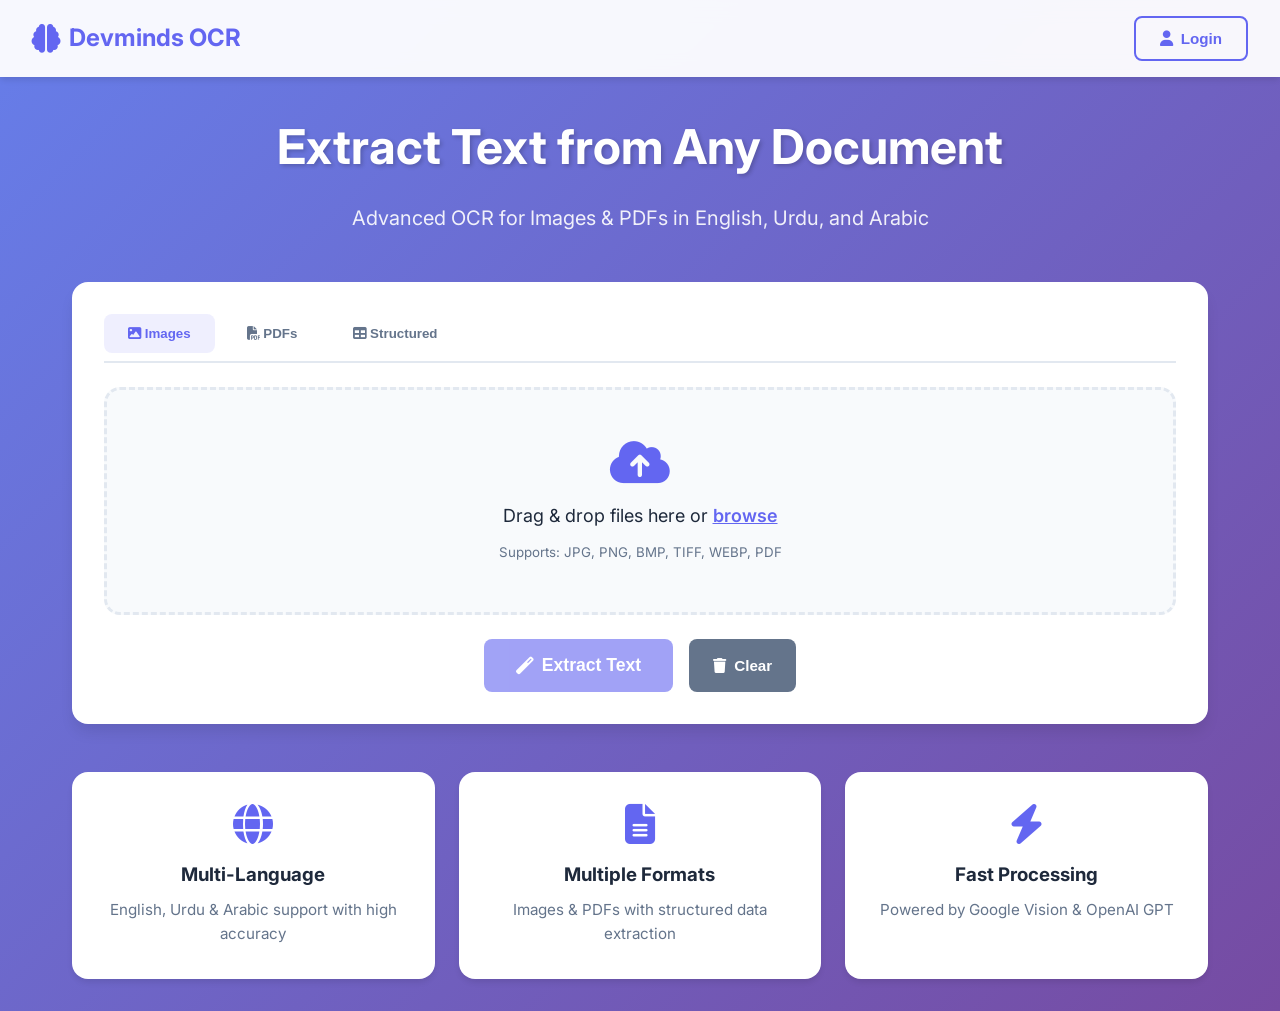
<file: client/index.html>
<!DOCTYPE html>
<html lang="en">
<head>
    <meta charset="UTF-8">
    <meta name="viewport" content="width=device-width, initial-scale=1.0">
    <title>Devminds OCR - Advanced Document Processing</title>
    <link rel="stylesheet" href="style.css">
    <link href="https://fonts.googleapis.com/css2?family=Inter:wght@300;400;500;600;700&display=swap" rel="stylesheet">
    <link rel="stylesheet" href="https://cdnjs.cloudflare.com/ajax/libs/font-awesome/6.4.0/css/all.min.css">
</head>
<body>
    <!-- Navigation -->
    <nav class="navbar">
        <div class="nav-brand">
            <i class="fas fa-brain"></i>
            <span>Devminds OCR</span>
        </div>
        <div class="nav-links">
            <button id="authBtn" class="btn btn-outline">
                <i class="fas fa-user"></i> Login
            </button>
            <div id="userMenu" class="user-menu hidden">
                <span id="userEmail"></span>
                <button id="logoutBtn" class="btn btn-small">Logout</button>
            </div>
        </div>
    </nav>

    <!-- Auth Modal -->
    <div id="authModal" class="modal">
        <div class="modal-content">
            <span class="close">&times;</span>
            <div class="auth-tabs">
                <button class="tab-btn active" data-tab="login">Login</button>
                <button class="tab-btn" data-tab="register">Register</button>
            </div>
            
            <!-- Login Form -->
            <form id="loginForm" class="auth-form">
                <h2>Welcome Back</h2>
                <div class="form-group">
                    <label>Email</label>
                    <input type="email" id="loginEmail" required placeholder="your@email.com">
                </div>
                <div class="form-group">
                    <label>Password</label>
                    <input type="password" id="loginPassword" required placeholder="••••••••">
                </div>
                <button type="submit" class="btn btn-primary btn-full">
                    <i class="fas fa-sign-in-alt"></i> Login
                </button>
                <div id="loginError" class="error-message"></div>
            </form>

            <!-- Register Form -->
            <form id="registerForm" class="auth-form hidden">
                <h2>Create Account</h2>
                <div class="form-group">
                    <label>Full Name</label>
                    <input type="text" id="regName" required placeholder="John Doe">
                </div>
                <div class="form-group">
                    <label>Email</label>
                    <input type="email" id="regEmail" required placeholder="your@email.com">
                </div>
                <div class="form-group">
                    <label>Password</label>
                    <input type="password" id="regPassword" required placeholder="Min 8 chars, letters, numbers & symbols">
                    <small class="hint">Password must be at least 8 characters with letters, numbers & special characters</small>
                </div>
                <button type="submit" class="btn btn-primary btn-full">
                    <i class="fas fa-user-plus"></i> Register
                </button>
                <div id="registerError" class="error-message"></div>
                <div id="registerSuccess" class="success-message"></div>
            </form>
        </div>
    </div>

    <!-- Main Container -->
    <div class="container">
        <!-- Hero Section -->
        <section class="hero">
            <h1>Extract Text from Any Document</h1>
            <p class="subtitle">Advanced OCR for Images & PDFs in English, Urdu, and Arabic</p>
            
            <!-- API Status Card -->
            <div id="apiStatus" class="status-card hidden">
                <div class="status-header">
                    <i class="fas fa-key"></i>
                    <span>API Status</span>
                </div>
                <div class="status-body">
                    <div class="quota-info">
                        <div class="quota-item">
                            <span class="label">Plan:</span>
                            <span id="planName" class="value">Free</span>
                        </div>
                        <div class="quota-item">
                            <span class="label">Used:</span>
                            <span id="usedHits" class="value">0</span>
                        </div>
                        <div class="quota-item">
                            <span class="label">Remaining:</span>
                            <span id="remainingHits" class="value highlight">50</span>
                        </div>
                    </div>
                    <div class="api-key-display">
                        <input type="password" id="apiKeyDisplay" readonly value="">
                        <button id="toggleApiKey" class="btn btn-icon"><i class="fas fa-eye"></i></button>
                        <button id="copyApiKey" class="btn btn-icon"><i class="fas fa-copy"></i></button>
                    </div>
                    <div id="quotaWarning" class="warning-banner hidden"></div>
                </div>
            </div>
        </section>

        <!-- OCR Processing Section -->
        <section class="ocr-section">
            <div class="upload-container">
                <div class="upload-tabs">
                    <button class="upload-tab active" data-type="image">
                        <i class="fas fa-image"></i> Images
                    </button>
                    <button class="upload-tab" data-type="pdf">
                        <i class="fas fa-file-pdf"></i> PDFs
                    </button>
                    <button class="upload-tab" data-type="structured">
                        <i class="fas fa-table"></i> Structured
                    </button>
                </div>

                <!-- Drop Zone -->
                <div id="dropZone" class="drop-zone">
                    <input type="file" id="fileInput" multiple accept=".jpg,.jpeg,.png,.bmp,.tiff,.tif,.webp,.pdf" hidden>
                    <div class="drop-content">
                        <i class="fas fa-cloud-upload-alt fa-3x"></i>
                        <p>Drag & drop files here or <span class="browse">browse</span></p>
                        <small class="formats">Supports: JPG, PNG, BMP, TIFF, WEBP, PDF</small>
                    </div>
                </div>

                <!-- File Preview -->
                <div id="filePreview" class="file-preview hidden">
                    <h3>Selected Files</h3>
                    <div id="fileList" class="file-list"></div>
                </div>

                <!-- Structured Options -->
                <div id="structuredOptions" class="structured-options hidden">
                    <div class="form-group">
                        <label>Extraction Prompt (Optional)</label>
                        <textarea id="structuringPrompt" placeholder="E.g., 'Extract name, father name, and ID number only' or leave empty for full extraction"></textarea>
                        <small class="hint">Leave empty to extract all available data automatically</small>
                    </div>
                </div>

                <!-- Action Buttons -->
                <div class="action-buttons">
                    <button id="processBtn" class="btn btn-primary btn-large" disabled>
                        <i class="fas fa-magic"></i> Extract Text
                    </button>
                    <button id="clearBtn" class="btn btn-secondary">
                        <i class="fas fa-trash"></i> Clear
                    </button>
                </div>

                <!-- Progress -->
                <div id="progressContainer" class="progress-container hidden">
                    <div class="progress-bar">
                        <div id="progressFill" class="progress-fill"></div>
                    </div>
                    <span id="progressText">Processing...</span>
                </div>
            </div>

            <!-- Results Section -->
            <div id="resultsSection" class="results-section hidden">
                <div class="results-header">
                    <h3>Extracted Content</h3>
                    <div class="result-actions">
                        <button id="copyBtn" class="btn btn-outline btn-small">
                            <i class="fas fa-copy"></i> Copy
                        </button>
                        <button id="downloadBtn" class="btn btn-outline btn-small">
                            <i class="fas fa-download"></i> Download
                        </button>
                    </div>
                </div>
                
                <!-- Tabs for different views -->
                <div class="result-tabs">
                    <button class="result-tab active" data-view="text">Text</button>
                    <button class="result-tab" data-view="json">JSON</button>
                </div>

                <!-- Text Output -->
                <div id="textOutput" class="output-container">
                    <textarea id="extractedText" readonly></textarea>
                </div>

                <!-- JSON Output -->
                <div id="jsonOutput" class="output-container hidden">
                    <pre id="jsonDisplay"></pre>
                </div>

                <div id="resultMeta" class="result-meta"></div>
            </div>
        </section>

        <!-- Features Section -->
        <section class="features">
            <div class="feature-card">
                <i class="fas fa-globe"></i>
                <h3>Multi-Language</h3>
                <p>English, Urdu & Arabic support with high accuracy</p>
            </div>
            <div class="feature-card">
                <i class="fas fa-file-alt"></i>
                <h3>Multiple Formats</h3>
                <p>Images & PDFs with structured data extraction</p>
            </div>
            <div class="feature-card">
                <i class="fas fa-bolt"></i>
                <h3>Fast Processing</h3>
                <p>Powered by Google Vision & OpenAI GPT</p>
            </div>
        </section>
    </div>

    <!-- Toast Notifications -->
    <div id="toastContainer" class="toast-container"></div>

    <script src="app.js"></script>
</body>
</html>
</file>
<file: client/style.css>
:root {
    --primary: #6366f1;
    --primary-dark: #4f46e5;
    --secondary: #64748b;
    --success: #10b981;
    --warning: #f59e0b;
    --danger: #ef4444;
    --dark: #1e293b;
    --light: #f8fafc;
    --border: #e2e8f0;
    --shadow: 0 4px 6px -1px rgba(0, 0, 0, 0.1);
    --shadow-lg: 0 10px 15px -3px rgba(0, 0, 0, 0.1);
}

* {
    margin: 0;
    padding: 0;
    box-sizing: border-box;
}

body {
    font-family: 'Inter', sans-serif;
    background: linear-gradient(135deg, #667eea 0%, #764ba2 100%);
    min-height: 100vh;
    color: var(--dark);
    line-height: 1.6;
}

/* Navigation */
.navbar {
    background: rgba(255, 255, 255, 0.95);
    backdrop-filter: blur(10px);
    padding: 1rem 2rem;
    display: flex;
    justify-content: space-between;
    align-items: center;
    box-shadow: var(--shadow);
    position: sticky;
    top: 0;
    z-index: 100;
}

.nav-brand {
    display: flex;
    align-items: center;
    gap: 0.5rem;
    font-size: 1.5rem;
    font-weight: 700;
    color: var(--primary);
}

.nav-brand i {
    font-size: 1.8rem;
}

.nav-links {
    display: flex;
    align-items: center;
    gap: 1rem;
}

.user-menu {
    display: flex;
    align-items: center;
    gap: 1rem;
    background: var(--light);
    padding: 0.5rem 1rem;
    border-radius: 2rem;
}

#userEmail {
    font-weight: 500;
    color: var(--dark);
}

/* Buttons */
.btn {
    padding: 0.75rem 1.5rem;
    border: none;
    border-radius: 0.5rem;
    cursor: pointer;
    font-weight: 600;
    transition: all 0.3s ease;
    display: inline-flex;
    align-items: center;
    gap: 0.5rem;
    font-size: 0.95rem;
}

.btn-primary {
    background: var(--primary);
    color: white;
}

.btn-primary:hover {
    background: var(--primary-dark);
    transform: translateY(-2px);
    box-shadow: var(--shadow-lg);
}

.btn-secondary {
    background: var(--secondary);
    color: white;
}

.btn-outline {
    background: transparent;
    border: 2px solid var(--primary);
    color: var(--primary);
}

.btn-outline:hover {
    background: var(--primary);
    color: white;
}

.btn-small {
    padding: 0.5rem 1rem;
    font-size: 0.875rem;
}

.btn-large {
    padding: 1rem 2rem;
    font-size: 1.1rem;
}

.btn-full {
    width: 100%;
    justify-content: center;
}

.btn-icon {
    padding: 0.5rem;
    background: var(--light);
    border: 1px solid var(--border);
}

.btn:disabled {
    opacity: 0.6;
    cursor: not-allowed;
    transform: none !important;
}

/* Container */
.container {
    max-width: 1200px;
    margin: 0 auto;
    padding: 2rem;
}

/* Hero Section */
.hero {
    text-align: center;
    color: white;
    margin-bottom: 3rem;
}

.hero h1 {
    font-size: 3rem;
    font-weight: 700;
    margin-bottom: 1rem;
    text-shadow: 2px 2px 4px rgba(0,0,0,0.2);
}

.subtitle {
    font-size: 1.25rem;
    opacity: 0.9;
    margin-bottom: 2rem;
}

/* Status Card */
.status-card {
    background: white;
    border-radius: 1rem;
    padding: 1.5rem;
    max-width: 500px;
    margin: 0 auto;
    box-shadow: var(--shadow-lg);
    color: var(--dark);
    text-align: left;
}

.status-header {
    display: flex;
    align-items: center;
    gap: 0.5rem;
    font-weight: 600;
    color: var(--primary);
    margin-bottom: 1rem;
    padding-bottom: 0.5rem;
    border-bottom: 2px solid var(--border);
}

.quota-info {
    display: grid;
    grid-template-columns: repeat(3, 1fr);
    gap: 1rem;
    margin-bottom: 1rem;
}

.quota-item {
    text-align: center;
}

.quota-item .label {
    display: block;
    font-size: 0.875rem;
    color: var(--secondary);
    margin-bottom: 0.25rem;
}

.quota-item .value {
    font-size: 1.25rem;
    font-weight: 700;
    color: var(--dark);
}

.quota-item .value.highlight {
    color: var(--success);
}

.api-key-display {
    display: flex;
    gap: 0.5rem;
    margin-top: 1rem;
}

.api-key-display input {
    flex: 1;
    padding: 0.5rem;
    border: 1px solid var(--border);
    border-radius: 0.375rem;
    font-family: monospace;
    font-size: 0.875rem;
}

.warning-banner {
    background: #fef3c7;
    border-left: 4px solid var(--warning);
    padding: 0.75rem;
    margin-top: 1rem;
    border-radius: 0 0.375rem 0.375rem 0;
    font-size: 0.875rem;
    color: #92400e;
}

/* OCR Section */
.ocr-section {
    background: white;
    border-radius: 1rem;
    padding: 2rem;
    box-shadow: var(--shadow-lg);
    margin-bottom: 2rem;
}

.upload-tabs {
    display: flex;
    gap: 0.5rem;
    margin-bottom: 1.5rem;
    border-bottom: 2px solid var(--border);
    padding-bottom: 0.5rem;
}

.upload-tab {
    padding: 0.75rem 1.5rem;
    background: none;
    border: none;
    cursor: pointer;
    font-weight: 600;
    color: var(--secondary);
    transition: all 0.3s;
    border-radius: 0.5rem;
}

.upload-tab.active {
    color: var(--primary);
    background: rgba(99, 102, 241, 0.1);
}

.upload-tab:hover {
    color: var(--primary);
}

/* Drop Zone */
.drop-zone {
    border: 3px dashed var(--border);
    border-radius: 1rem;
    padding: 3rem;
    text-align: center;
    transition: all 0.3s;
    cursor: pointer;
    background: var(--light);
}

.drop-zone:hover, .drop-zone.dragover {
    border-color: var(--primary);
    background: rgba(99, 102, 241, 0.05);
}

.drop-content i {
    color: var(--primary);
    margin-bottom: 1rem;
}

.drop-content p {
    font-size: 1.125rem;
    color: var(--dark);
    margin-bottom: 0.5rem;
}

.drop-content .browse {
    color: var(--primary);
    font-weight: 600;
    cursor: pointer;
    text-decoration: underline;
}

.formats {
    color: var(--secondary);
}

/* File Preview */
.file-preview {
    margin-top: 1.5rem;
    padding: 1rem;
    background: var(--light);
    border-radius: 0.5rem;
}

.file-preview h3 {
    margin-bottom: 1rem;
    color: var(--dark);
}

.file-list {
    display: flex;
    flex-wrap: wrap;
    gap: 1rem;
}

.file-item {
    display: flex;
    align-items: center;
    gap: 0.75rem;
    padding: 0.75rem 1rem;
    background: white;
    border-radius: 0.5rem;
    border: 1px solid var(--border);
    box-shadow: var(--shadow);
}

.file-item i {
    color: var(--primary);
    font-size: 1.5rem;
}

.file-item .remove-file {
    margin-left: 0.5rem;
    color: var(--danger);
    cursor: pointer;
    padding: 0.25rem;
}

/* Structured Options */
.structured-options {
    margin-top: 1.5rem;
    padding: 1.5rem;
    background: #f0f9ff;
    border-radius: 0.5rem;
    border-left: 4px solid var(--primary);
}

.form-group {
    margin-bottom: 1rem;
}

.form-group label {
    display: block;
    margin-bottom: 0.5rem;
    font-weight: 600;
    color: var(--dark);
}

.form-group input,
.form-group textarea {
    width: 100%;
    padding: 0.75rem;
    border: 2px solid var(--border);
    border-radius: 0.5rem;
    font-family: inherit;
    transition: border-color 0.3s;
}

.form-group input:focus,
.form-group textarea:focus {
    outline: none;
    border-color: var(--primary);
}

.form-group textarea {
    min-height: 100px;
    resize: vertical;
}

.hint {
    color: var(--secondary);
    font-size: 0.875rem;
    margin-top: 0.25rem;
    display: block;
}

/* Action Buttons */
.action-buttons {
    display: flex;
    gap: 1rem;
    margin-top: 1.5rem;
    justify-content: center;
}

/* Progress */
.progress-container {
    margin-top: 1.5rem;
    text-align: center;
}

.progress-bar {
    width: 100%;
    height: 0.5rem;
    background: var(--border);
    border-radius: 1rem;
    overflow: hidden;
    margin-bottom: 0.5rem;
}

.progress-fill {
    height: 100%;
    background: linear-gradient(90deg, var(--primary), var(--primary-dark));
    width: 0%;
    transition: width 0.3s;
    border-radius: 1rem;
}

/* Results Section */
.results-section {
    margin-top: 2rem;
    padding-top: 2rem;
    border-top: 2px solid var(--border);
}

.results-header {
    display: flex;
    justify-content: space-between;
    align-items: center;
    margin-bottom: 1rem;
}

.results-header h3 {
    color: var(--dark);
}

.result-actions {
    display: flex;
    gap: 0.5rem;
}

.result-tabs {
    display: flex;
    gap: 0.5rem;
    margin-bottom: 1rem;
}

.result-tab {
    padding: 0.5rem 1rem;
    background: var(--light);
    border: none;
    border-radius: 0.375rem;
    cursor: pointer;
    font-weight: 500;
    color: var(--secondary);
}

.result-tab.active {
    background: var(--primary);
    color: white;
}

.output-container {
    background: #1e293b;
    border-radius: 0.5rem;
    overflow: hidden;
}

#extractedText {
    width: 100%;
    min-height: 300px;
    padding: 1rem;
    background: transparent;
    color: #e2e8f0;
    border: none;
    font-family: 'Courier New', monospace;
    font-size: 0.95rem;
    line-height: 1.6;
    resize: vertical;
}

#jsonDisplay {
    width: 100%;
    min-height: 300px;
    padding: 1rem;
    background: transparent;
    color: #e2e8f0;
    margin: 0;
    overflow-x: auto;
    font-family: 'Courier New', monospace;
    font-size: 0.9rem;
    line-height: 1.4;
}

.result-meta {
    margin-top: 1rem;
    padding: 1rem;
    background: var(--light);
    border-radius: 0.5rem;
    font-size: 0.875rem;
    color: var(--secondary);
}

/* Features */
.features {
    display: grid;
    grid-template-columns: repeat(auto-fit, minmax(250px, 1fr));
    gap: 1.5rem;
    margin-top: 3rem;
}

.feature-card {
    background: white;
    padding: 2rem;
    border-radius: 1rem;
    text-align: center;
    box-shadow: var(--shadow);
    transition: transform 0.3s;
}

.feature-card:hover {
    transform: translateY(-5px);
    box-shadow: var(--shadow-lg);
}

.feature-card i {
    font-size: 2.5rem;
    color: var(--primary);
    margin-bottom: 1rem;
}

.feature-card h3 {
    margin-bottom: 0.5rem;
    color: var(--dark);
}

.feature-card p {
    color: var(--secondary);
    font-size: 0.95rem;
}

/* Modal */
.modal {
    display: none;
    position: fixed;
    z-index: 1000;
    left: 0;
    top: 0;
    width: 100%;
    height: 100%;
    background: rgba(0, 0, 0, 0.5);
    backdrop-filter: blur(4px);
}

.modal-content {
    background: white;
    margin: 5% auto;
    padding: 2rem;
    border-radius: 1rem;
    width: 90%;
    max-width: 500px;
    box-shadow: var(--shadow-lg);
    position: relative;
    animation: slideDown 0.3s;
}

@keyframes slideDown {
    from { transform: translateY(-50px); opacity: 0; }
    to { transform: translateY(0); opacity: 1; }
}

.close {
    position: absolute;
    right: 1rem;
    top: 1rem;
    font-size: 1.5rem;
    cursor: pointer;
    color: var(--secondary);
    width: 2rem;
    height: 2rem;
    display: flex;
    align-items: center;
    justify-content: center;
    border-radius: 50%;
    transition: all 0.3s;
}

.close:hover {
    background: var(--light);
    color: var(--danger);
}

.auth-tabs {
    display: flex;
    gap: 1rem;
    margin-bottom: 1.5rem;
    border-bottom: 2px solid var(--border);
}

.tab-btn {
    flex: 1;
    padding: 0.75rem;
    background: none;
    border: none;
    cursor: pointer;
    font-weight: 600;
    color: var(--secondary);
    border-bottom: 2px solid transparent;
    margin-bottom: -2px;
}

.tab-btn.active {
    color: var(--primary);
    border-bottom-color: var(--primary);
}

.auth-form h2 {
    margin-bottom: 1.5rem;
    color: var(--dark);
}

.error-message {
    color: var(--danger);
    font-size: 0.875rem;
    margin-top: 0.75rem;
    text-align: center;
}

.success-message {
    color: var(--success);
    font-size: 0.875rem;
    margin-top: 0.75rem;
    text-align: center;
}

/* Toast Notifications */
.toast-container {
    position: fixed;
    top: 2rem;
    right: 2rem;
    z-index: 2000;
    display: flex;
    flex-direction: column;
    gap: 0.75rem;
}

.toast {
    padding: 1rem 1.5rem;
    border-radius: 0.5rem;
    color: white;
    font-weight: 500;
    box-shadow: var(--shadow-lg);
    animation: slideIn 0.3s;
    display: flex;
    align-items: center;
    gap: 0.75rem;
    min-width: 300px;
}

.toast.success { background: var(--success); }
.toast.error { background: var(--danger); }
.toast.warning { background: var(--warning); }
.toast.info { background: var(--primary); }

@keyframes slideIn {
    from { transform: translateX(100%); opacity: 0; }
    to { transform: translateX(0); opacity: 1; }
}

/* Utilities */
.hidden { display: none !important; }

/* Responsive */
@media (max-width: 768px) {
    .hero h1 { font-size: 2rem; }
    .quota-info { grid-template-columns: 1fr; }
    .action-buttons { flex-direction: column; }
    .results-header { flex-direction: column; gap: 1rem; }
    .nav-links { gap: 0.5rem; }
}
</file>
<file: static/style.css>
:root {
    --primary: #6366f1;
    --primary-dark: #4f46e5;
    --secondary: #64748b;
    --success: #10b981;
    --warning: #f59e0b;
    --danger: #ef4444;
    --dark: #1e293b;
    --light: #f8fafc;
    --border: #e2e8f0;
    --shadow: 0 4px 6px -1px rgba(0, 0, 0, 0.1);
    --shadow-lg: 0 10px 15px -3px rgba(0, 0, 0, 0.1);
}

* {
    margin: 0;
    padding: 0;
    box-sizing: border-box;
}

body {
    font-family: 'Inter', sans-serif;
    background: linear-gradient(135deg, #667eea 0%, #764ba2 100%);
    min-height: 100vh;
    color: var(--dark);
    line-height: 1.6;
}

/* Navigation */
.navbar {
    background: rgba(255, 255, 255, 0.95);
    backdrop-filter: blur(10px);
    padding: 1rem 2rem;
    display: flex;
    justify-content: space-between;
    align-items: center;
    box-shadow: var(--shadow);
    position: sticky;
    top: 0;
    z-index: 100;
}

.nav-brand {
    display: flex;
    align-items: center;
    gap: 0.5rem;
    font-size: 1.5rem;
    font-weight: 700;
    color: var(--primary);
}

.nav-brand i {
    font-size: 1.8rem;
}

.nav-links {
    display: flex;
    align-items: center;
    gap: 1rem;
}

.user-menu {
    display: flex;
    align-items: center;
    gap: 1rem;
    background: var(--light);
    padding: 0.5rem 1rem;
    border-radius: 2rem;
}

#userEmail {
    font-weight: 500;
    color: var(--dark);
}

/* Buttons */
.btn {
    padding: 0.75rem 1.5rem;
    border: none;
    border-radius: 0.5rem;
    cursor: pointer;
    font-weight: 600;
    transition: all 0.3s ease;
    display: inline-flex;
    align-items: center;
    gap: 0.5rem;
    font-size: 0.95rem;
}

.btn-primary {
    background: var(--primary);
    color: white;
}

.btn-primary:hover {
    background: var(--primary-dark);
    transform: translateY(-2px);
    box-shadow: var(--shadow-lg);
}

.btn-secondary {
    background: var(--secondary);
    color: white;
}

.btn-outline {
    background: transparent;
    border: 2px solid var(--primary);
    color: var(--primary);
}

.btn-outline:hover {
    background: var(--primary);
    color: white;
}

.btn-small {
    padding: 0.5rem 1rem;
    font-size: 0.875rem;
}

.btn-large {
    padding: 1rem 2rem;
    font-size: 1.1rem;
}

.btn-full {
    width: 100%;
    justify-content: center;
}

.btn-icon {
    padding: 0.5rem;
    background: var(--light);
    border: 1px solid var(--border);
}

.btn:disabled {
    opacity: 0.6;
    cursor: not-allowed;
    transform: none !important;
}

/* Container */
.container {
    max-width: 1200px;
    margin: 0 auto;
    padding: 2rem;
}

/* Hero Section */
.hero {
    text-align: center;
    color: white;
    margin-bottom: 3rem;
}

.hero h1 {
    font-size: 3rem;
    font-weight: 700;
    margin-bottom: 1rem;
    text-shadow: 2px 2px 4px rgba(0,0,0,0.2);
}

.subtitle {
    font-size: 1.25rem;
    opacity: 0.9;
    margin-bottom: 2rem;
}

/* Status Card */
.status-card {
    background: white;
    border-radius: 1rem;
    padding: 1.5rem;
    max-width: 500px;
    margin: 0 auto;
    box-shadow: var(--shadow-lg);
    color: var(--dark);
    text-align: left;
}

.status-header {
    display: flex;
    align-items: center;
    gap: 0.5rem;
    font-weight: 600;
    color: var(--primary);
    margin-bottom: 1rem;
    padding-bottom: 0.5rem;
    border-bottom: 2px solid var(--border);
}

.quota-info {
    display: grid;
    grid-template-columns: repeat(3, 1fr);
    gap: 1rem;
    margin-bottom: 1rem;
}

.quota-item {
    text-align: center;
}

.quota-item .label {
    display: block;
    font-size: 0.875rem;
    color: var(--secondary);
    margin-bottom: 0.25rem;
}

.quota-item .value {
    font-size: 1.25rem;
    font-weight: 700;
    color: var(--dark);
}

.quota-item .value.highlight {
    color: var(--success);
}

.api-key-display {
    display: flex;
    gap: 0.5rem;
    margin-top: 1rem;
}

.api-key-display input {
    flex: 1;
    padding: 0.5rem;
    border: 1px solid var(--border);
    border-radius: 0.375rem;
    font-family: monospace;
    font-size: 0.875rem;
}

.warning-banner {
    background: #fef3c7;
    border-left: 4px solid var(--warning);
    padding: 0.75rem;
    margin-top: 1rem;
    border-radius: 0 0.375rem 0.375rem 0;
    font-size: 0.875rem;
    color: #92400e;
}

/* OCR Section */
.ocr-section {
    background: white;
    border-radius: 1rem;
    padding: 2rem;
    box-shadow: var(--shadow-lg);
    margin-bottom: 2rem;
}

.upload-tabs {
    display: flex;
    gap: 0.5rem;
    margin-bottom: 1.5rem;
    border-bottom: 2px solid var(--border);
    padding-bottom: 0.5rem;
}

.upload-tab {
    padding: 0.75rem 1.5rem;
    background: none;
    border: none;
    cursor: pointer;
    font-weight: 600;
    color: var(--secondary);
    transition: all 0.3s;
    border-radius: 0.5rem;
}

.upload-tab.active {
    color: var(--primary);
    background: rgba(99, 102, 241, 0.1);
}

.upload-tab:hover {
    color: var(--primary);
}

/* Drop Zone */
.drop-zone {
    border: 3px dashed var(--border);
    border-radius: 1rem;
    padding: 3rem;
    text-align: center;
    transition: all 0.3s;
    cursor: pointer;
    background: var(--light);
}

.drop-zone:hover, .drop-zone.dragover {
    border-color: var(--primary);
    background: rgba(99, 102, 241, 0.05);
}

.drop-content i {
    color: var(--primary);
    margin-bottom: 1rem;
}

.drop-content p {
    font-size: 1.125rem;
    color: var(--dark);
    margin-bottom: 0.5rem;
}

.drop-content .browse {
    color: var(--primary);
    font-weight: 600;
    cursor: pointer;
    text-decoration: underline;
}

.formats {
    color: var(--secondary);
}

/* File Preview */
.file-preview {
    margin-top: 1.5rem;
    padding: 1rem;
    background: var(--light);
    border-radius: 0.5rem;
}

.file-preview h3 {
    margin-bottom: 1rem;
    color: var(--dark);
}

.file-list {
    display: flex;
    flex-wrap: wrap;
    gap: 1rem;
}

.file-item {
    display: flex;
    align-items: center;
    gap: 0.75rem;
    padding: 0.75rem 1rem;
    background: white;
    border-radius: 0.5rem;
    border: 1px solid var(--border);
    box-shadow: var(--shadow);
}

.file-item i {
    color: var(--primary);
    font-size: 1.5rem;
}

.file-item .remove-file {
    margin-left: 0.5rem;
    color: var(--danger);
    cursor: pointer;
    padding: 0.25rem;
}

/* Structured Options */
.structured-options {
    margin-top: 1.5rem;
    padding: 1.5rem;
    background: #f0f9ff;
    border-radius: 0.5rem;
    border-left: 4px solid var(--primary);
}

.form-group {
    margin-bottom: 1rem;
}

.form-group label {
    display: block;
    margin-bottom: 0.5rem;
    font-weight: 600;
    color: var(--dark);
}

.form-group input,
.form-group textarea {
    width: 100%;
    padding: 0.75rem;
    border: 2px solid var(--border);
    border-radius: 0.5rem;
    font-family: inherit;
    transition: border-color 0.3s;
}

.form-group input:focus,
.form-group textarea:focus {
    outline: none;
    border-color: var(--primary);
}

.form-group textarea {
    min-height: 100px;
    resize: vertical;
}

.hint {
    color: var(--secondary);
    font-size: 0.875rem;
    margin-top: 0.25rem;
    display: block;
}

/* Action Buttons */
.action-buttons {
    display: flex;
    gap: 1rem;
    margin-top: 1.5rem;
    justify-content: center;
}

/* Progress */
.progress-container {
    margin-top: 1.5rem;
    text-align: center;
}

.progress-bar {
    width: 100%;
    height: 0.5rem;
    background: var(--border);
    border-radius: 1rem;
    overflow: hidden;
    margin-bottom: 0.5rem;
}

.progress-fill {
    height: 100%;
    background: linear-gradient(90deg, var(--primary), var(--primary-dark));
    width: 0%;
    transition: width 0.3s;
    border-radius: 1rem;
}

/* Results Section */
.results-section {
    margin-top: 2rem;
    padding-top: 2rem;
    border-top: 2px solid var(--border);
}

.results-header {
    display: flex;
    justify-content: space-between;
    align-items: center;
    margin-bottom: 1rem;
}

.results-header h3 {
    color: var(--dark);
}

.result-actions {
    display: flex;
    gap: 0.5rem;
}

.result-tabs {
    display: flex;
    gap: 0.5rem;
    margin-bottom: 1rem;
}

.result-tab {
    padding: 0.5rem 1rem;
    background: var(--light);
    border: none;
    border-radius: 0.375rem;
    cursor: pointer;
    font-weight: 500;
    color: var(--secondary);
}

.result-tab.active {
    background: var(--primary);
    color: white;
}

.output-container {
    background: #1e293b;
    border-radius: 0.5rem;
    overflow: hidden;
}

#extractedText {
    width: 100%;
    min-height: 300px;
    padding: 1rem;
    background: transparent;
    color: #e2e8f0;
    border: none;
    font-family: 'Courier New', monospace;
    font-size: 0.95rem;
    line-height: 1.6;
    resize: vertical;
}

#jsonDisplay {
    width: 100%;
    min-height: 300px;
    padding: 1rem;
    background: transparent;
    color: #e2e8f0;
    margin: 0;
    overflow-x: auto;
    font-family: 'Courier New', monospace;
    font-size: 0.9rem;
    line-height: 1.4;
}

.result-meta {
    margin-top: 1rem;
    padding: 1rem;
    background: var(--light);
    border-radius: 0.5rem;
    font-size: 0.875rem;
    color: var(--secondary);
}

/* Features */
.features {
    display: grid;
    grid-template-columns: repeat(auto-fit, minmax(250px, 1fr));
    gap: 1.5rem;
    margin-top: 3rem;
}

.feature-card {
    background: white;
    padding: 2rem;
    border-radius: 1rem;
    text-align: center;
    box-shadow: var(--shadow);
    transition: transform 0.3s;
}

.feature-card:hover {
    transform: translateY(-5px);
    box-shadow: var(--shadow-lg);
}

.feature-card i {
    font-size: 2.5rem;
    color: var(--primary);
    margin-bottom: 1rem;
}

.feature-card h3 {
    margin-bottom: 0.5rem;
    color: var(--dark);
}

.feature-card p {
    color: var(--secondary);
    font-size: 0.95rem;
}

/* Modal */
.modal {
    display: none;
    position: fixed;
    z-index: 1000;
    left: 0;
    top: 0;
    width: 100%;
    height: 100%;
    background: rgba(0, 0, 0, 0.5);
    backdrop-filter: blur(4px);
}

.modal-content {
    background: white;
    margin: 5% auto;
    padding: 2rem;
    border-radius: 1rem;
    width: 90%;
    max-width: 500px;
    box-shadow: var(--shadow-lg);
    position: relative;
    animation: slideDown 0.3s;
}

@keyframes slideDown {
    from { transform: translateY(-50px); opacity: 0; }
    to { transform: translateY(0); opacity: 1; }
}

.close {
    position: absolute;
    right: 1rem;
    top: 1rem;
    font-size: 1.5rem;
    cursor: pointer;
    color: var(--secondary);
    width: 2rem;
    height: 2rem;
    display: flex;
    align-items: center;
    justify-content: center;
    border-radius: 50%;
    transition: all 0.3s;
}

.close:hover {
    background: var(--light);
    color: var(--danger);
}

.auth-tabs {
    display: flex;
    gap: 1rem;
    margin-bottom: 1.5rem;
    border-bottom: 2px solid var(--border);
}

.tab-btn {
    flex: 1;
    padding: 0.75rem;
    background: none;
    border: none;
    cursor: pointer;
    font-weight: 600;
    color: var(--secondary);
    border-bottom: 2px solid transparent;
    margin-bottom: -2px;
}

.tab-btn.active {
    color: var(--primary);
    border-bottom-color: var(--primary);
}

.auth-form h2 {
    margin-bottom: 1.5rem;
    color: var(--dark);
}

.error-message {
    color: var(--danger);
    font-size: 0.875rem;
    margin-top: 0.75rem;
    text-align: center;
}

.success-message {
    color: var(--success);
    font-size: 0.875rem;
    margin-top: 0.75rem;
    text-align: center;
}

/* Toast Notifications */
.toast-container {
    position: fixed;
    top: 2rem;
    right: 2rem;
    z-index: 2000;
    display: flex;
    flex-direction: column;
    gap: 0.75rem;
}

.toast {
    padding: 1rem 1.5rem;
    border-radius: 0.5rem;
    color: white;
    font-weight: 500;
    box-shadow: var(--shadow-lg);
    animation: slideIn 0.3s;
    display: flex;
    align-items: center;
    gap: 0.75rem;
    min-width: 300px;
}

.toast.success { background: var(--success); }
.toast.error { background: var(--danger); }
.toast.warning { background: var(--warning); }
.toast.info { background: var(--primary); }

@keyframes slideIn {
    from { transform: translateX(100%); opacity: 0; }
    to { transform: translateX(0); opacity: 1; }
}

/* Utilities */
.hidden { display: none !important; }

/* Responsive */
@media (max-width: 768px) {
    .hero h1 { font-size: 2rem; }
    .quota-info { grid-template-columns: 1fr; }
    .action-buttons { flex-direction: column; }
    .results-header { flex-direction: column; gap: 1rem; }
    .nav-links { gap: 0.5rem; }
}
</file>
